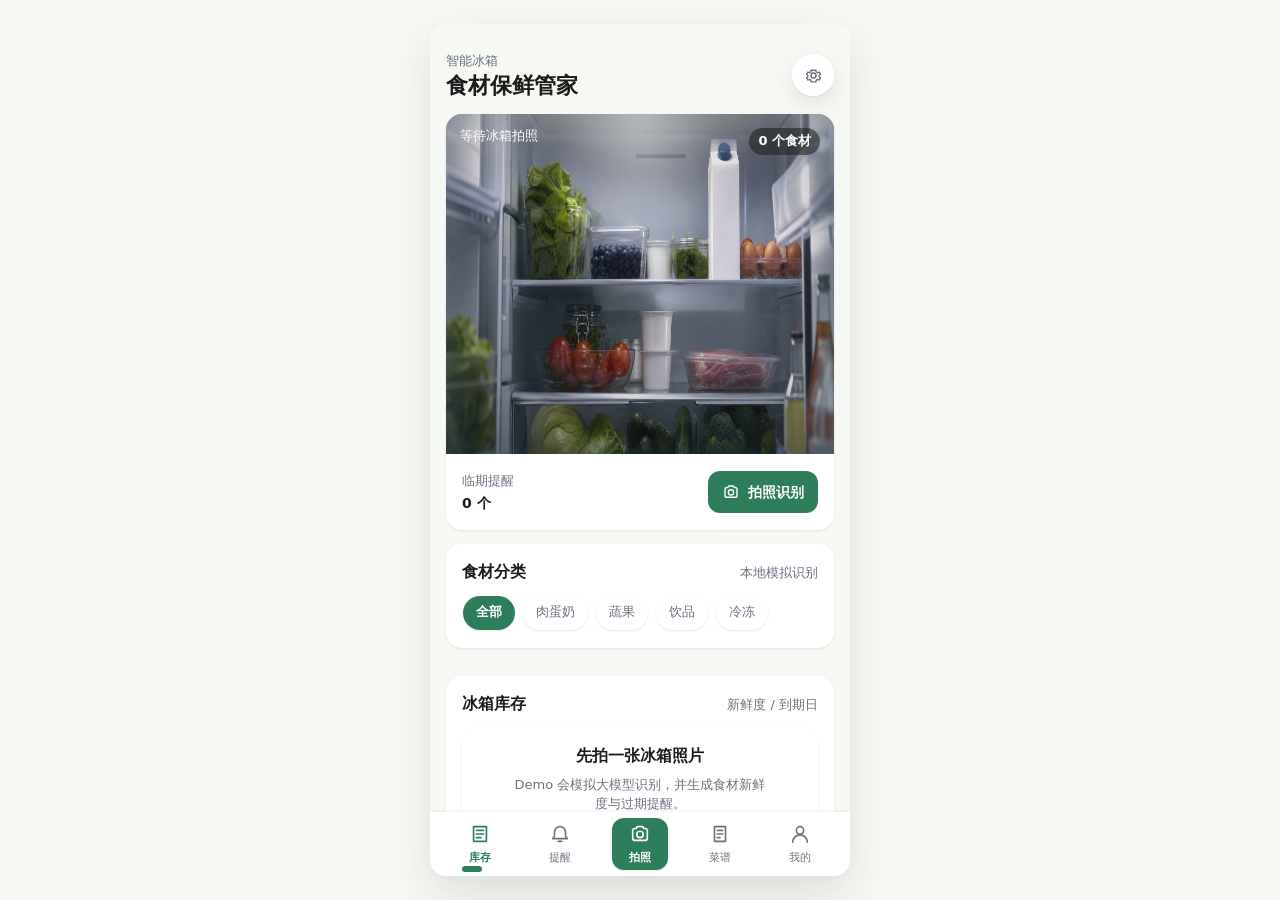
<file: index.html>
<!DOCTYPE html>
<html lang="zh-CN">
<head>
  <meta charset="UTF-8" />
  <meta name="viewport" content="width=device-width, initial-scale=1.0" />
  <meta
    name="description"
    content="食材保鲜管家 Android 风格 demo：模拟冰箱拍照识别食材、新鲜度评分和过期提醒。"
  />
  <title>食材保鲜管家 Demo</title>
  <link rel="stylesheet" href="style.css" />
</head>
<body>
  <main class="demo-stage" aria-label="食材保鲜管家 Android App Demo">
    <section class="phone-shell" aria-label="手机界面预览">
      <div class="app-screen">
        <header class="app-header">
          <div>
            <p class="eyebrow">智能冰箱</p>
            <h1>食材保鲜管家</h1>
          </div>
          <button class="round-button" type="button" aria-label="设置">
            <svg viewBox="0 0 24 24" aria-hidden="true">
              <circle cx="12" cy="12" r="3.2" />
              <path d="M19.1 13.4c.05-.46.05-.94 0-1.4l1.72-1.35-1.74-3.02-2.04.82a7.35 7.35 0 0 0-1.68-.98L15.05 5.3h-6.1l-.31 2.17c-.6.25-1.16.58-1.68.98l-2.04-.82-1.74 3.02L4.9 12c-.05.46-.05.94 0 1.4l-1.72 1.35 1.74 3.02 2.04-.82c.52.4 1.08.73 1.68.98l.31 2.17h6.1l.31-2.17c.6-.25 1.16-.58 1.68-.98l2.04.82 1.74-3.02-1.72-1.35Z" />
            </svg>
          </button>
        </header>

        <div id="pageContent" class="page-content"></div>
      </div>

      <nav class="bottom-nav" id="bottomNav" aria-label="底部导航">
        <button class="nav-item is-active" type="button" data-nav="inventory" aria-label="库存">
          <svg viewBox="0 0 24 24" aria-hidden="true">
            <path d="M5 4h14v16H5V4Z" />
            <path d="M8 8h8M8 12h8M8 16h5" />
          </svg>
          <span>库存</span>
        </button>
        <button class="nav-item" type="button" data-nav="reminders" aria-label="提醒">
          <svg viewBox="0 0 24 24" aria-hidden="true">
            <path d="M6 10a6 6 0 1 1 12 0v4l2 3H4l2-3v-4Z" />
            <path d="M10 20h4" />
          </svg>
          <span>提醒</span>
        </button>
        <button class="camera-fab" id="bottomScanButton" type="button" data-nav="scan" aria-label="拍照">
          <svg viewBox="0 0 24 24" aria-hidden="true">
            <path d="M4 8.5A2.5 2.5 0 0 1 6.5 6h1.2l1.2-2h6.2l1.2 2h1.2A2.5 2.5 0 0 1 20 8.5v8A2.5 2.5 0 0 1 17.5 19h-11A2.5 2.5 0 0 1 4 16.5v-8Z" />
            <path d="M12 16a3.5 3.5 0 1 0 0-7 3.5 3.5 0 0 0 0 7Z" />
          </svg>
          <span>拍照</span>
        </button>
        <button class="nav-item" type="button" data-nav="recipes" aria-label="菜谱">
          <svg viewBox="0 0 24 24" aria-hidden="true">
            <path d="M6 4h12v16H6V4Z" />
            <path d="M9 8h6M9 12h6M9 16h3" />
          </svg>
          <span>菜谱</span>
        </button>
        <button class="nav-item" type="button" data-nav="profile" aria-label="我的">
          <svg viewBox="0 0 24 24" aria-hidden="true">
            <path d="M12 12a4 4 0 1 0 0-8 4 4 0 0 0 0 8Z" />
            <path d="M4 21a8 8 0 0 1 16 0" />
          </svg>
          <span>我的</span>
        </button>
      </nav>

      <section class="sheet" id="scanSheet" aria-hidden="true" aria-label="模拟拍照识别面板">
        <div class="sheet-panel">
          <div class="sheet-handle" aria-hidden="true"></div>
          <div class="sheet-header">
            <h2>冰箱拍照识别</h2>
            <button class="round-button" id="closeScan" type="button" aria-label="关闭拍照识别">
              <svg viewBox="0 0 24 24" aria-hidden="true">
                <path d="M6 6l12 12M18 6 6 18" />
              </svg>
            </button>
          </div>
          <div class="scan-preview">
            <div class="fridge-stage-bg" aria-hidden="true">
              <span class="fridge-wall fridge-wall-left"></span>
              <span class="fridge-wall fridge-wall-right"></span>
              <span class="fridge-shelf fridge-shelf-one"></span>
              <span class="fridge-shelf fridge-shelf-two"></span>
            </div>
            <div class="sheet-detection-root" id="sheetDetectionLayer" aria-hidden="true"></div>
            <span class="scan-frame" aria-hidden="true"></span>
          </div>
          <p id="scanProgress" class="scan-progress">准备识别冰箱照片</p>
          <button class="wide-action" id="startScan" type="button">开始识别</button>
        </div>
      </section>

      <section class="sheet" id="detailSheet" aria-hidden="true" aria-label="食材详情面板">
        <div class="sheet-panel">
          <div class="sheet-handle" aria-hidden="true"></div>
          <div class="sheet-header">
            <h2>食材详情</h2>
            <button class="round-button" id="closeDetail" type="button" aria-label="关闭食材详情">
              <svg viewBox="0 0 24 24" aria-hidden="true">
                <path d="M6 6l12 12M18 6 6 18" />
              </svg>
            </button>
          </div>
          <div id="detailContent"></div>
        </div>
      </section>
    </section>
  </main>

  <script src="script.js"></script>
</body>
</html>
</file>
<file: style.css>
:root {
  color-scheme: light;
  --bg-page: #F6F8F4;
  --bg-card: #FFFFFF;
  --color-primary: #2E7D5B;
  --text-strong: #1A1D1A;
  --text-muted: #6B7280;
  --fresh-bg: #E7F4EC;
  --fresh-fg: #1E6B43;
  --soon-bg: #FDEFD7;
  --soon-fg: #8A5A10;
  --expire-bg: #FCE9E5;
  --expire-fg: #9A3B2C;
  --r-card: 16px;
  --r-btn: 12px;
  --r-pill: 999px;
  --shadow-card: 0 1px 3px rgba(0,0,0,0.06), 0 1px 2px rgba(0,0,0,0.04);
}

* {
  box-sizing: border-box;
}

html {
  min-height: 100%;
  background: var(--bg-page);
}

body {
  min-height: 100vh;
  margin: 0;
  background: var(--bg-page);
  color: var(--text-strong);
  font-family: "Inter", "Roboto", "Noto Sans SC", "PingFang SC", "Microsoft YaHei", system-ui, sans-serif;
  font-size: 14px;
  font-weight: 400;
  line-height: 1.45;
}

button {
  border: 0;
  font: inherit;
  color: inherit;
  cursor: pointer;
  -webkit-tap-highlight-color: transparent;
}

button:disabled {
  cursor: wait;
  opacity: 0.72;
}

svg {
  width: 20px;
  height: 20px;
  fill: none;
  stroke: currentColor;
  stroke-linecap: round;
  stroke-linejoin: round;
  stroke-width: 1.8;
}

h1,
h2,
h3,
p {
  margin: 0;
}

.demo-stage {
  min-height: 100vh;
  display: grid;
  place-items: center;
  padding: 24px;
  background: var(--bg-page);
}

.phone-shell {
  position: relative;
  width: min(100%, 420px);
  height: min(920px, calc(100vh - 48px));
  min-height: 760px;
  overflow: hidden;
  border-radius: var(--r-card);
  background: var(--bg-page);
  box-shadow: 0 18px 44px rgba(26, 29, 26, 0.12);
}

.app-screen {
  height: calc(100% - 64px);
  overflow-y: auto;
  padding: 0 16px 24px;
  background: var(--bg-page);
  scrollbar-width: none;
}

.app-screen::-webkit-scrollbar {
  display: none;
}

.page-content,
.page-view {
  display: grid;
  gap: 14px;
}

.app-header {
  display: flex;
  align-items: center;
  justify-content: space-between;
  gap: 16px;
  padding-top: calc(env(safe-area-inset-top, 0px) + 28px);
  margin-bottom: 16px;
}

.eyebrow {
  color: var(--text-muted);
  font-size: 13px;
  font-weight: 400;
}

.app-header h1 {
  margin-top: 2px;
  color: var(--text-strong);
  font-size: 22px;
  font-weight: 600;
  line-height: 1.16;
  letter-spacing: 0;
}

.round-button {
  display: inline-grid;
  width: 42px;
  height: 42px;
  place-items: center;
  border-radius: var(--r-pill);
  background: rgba(255, 255, 255, 0.94);
  color: var(--text-muted);
  box-shadow: 0 8px 22px rgba(26, 29, 26, 0.10), 0 1px 2px rgba(26, 29, 26, 0.06);
  -webkit-backdrop-filter: blur(10px);
  backdrop-filter: blur(10px);
  transition:
    background 180ms ease,
    box-shadow 180ms ease,
    color 180ms ease,
    transform 180ms ease;
}

.round-button:hover {
  color: var(--text-strong);
  box-shadow: 0 10px 24px rgba(26, 29, 26, 0.12), 0 1px 2px rgba(26, 29, 26, 0.06);
  transform: translateY(-1px);
}

.round-button:active {
  background: #F1F3F0;
  transform: scale(.96);
}

.round-button svg {
  width: 19px;
  height: 19px;
  stroke-width: 1.75;
}

.scan-card,
.section-block,
.food-card,
.reminder-item,
.empty-state,
.detail-score,
.detail-grid div,
.detail-tip,
.recipe-card,
.profile-stat {
  border-radius: var(--r-card);
  background: var(--bg-card);
  box-shadow: var(--shadow-card);
}

.scan-card {
  position: relative;
  overflow: hidden;
}

.scan-hero-media {
  position: relative;
  overflow: hidden;
  height: clamp(260px, 48vw, 340px);
  background: #E8EEEC url("assets/fridge-hero.png") center / 100% 100% no-repeat;
}

.scan-hero-media::after {
  content: "";
  position: absolute;
  z-index: 1;
  top: 0;
  left: 0;
  right: 0;
  height: 100%;
  pointer-events: none;
  background:
    radial-gradient(circle at 50% 0%, rgba(255, 255, 255, 0.34), rgba(255, 255, 255, 0) 34%),
    linear-gradient(180deg, rgba(10, 24, 34, 0.1), rgba(255, 255, 255, 0) 32%, rgba(10, 24, 34, 0.18));
}

.fridge-stage-bg {
  position: absolute;
  inset: 0;
  overflow: hidden;
  background:
    radial-gradient(ellipse at 50% 6%, rgba(255, 255, 255, 0.34), rgba(255, 255, 255, 0) 30%),
    linear-gradient(90deg, rgba(10, 24, 34, 0.16), rgba(255, 255, 255, 0.05) 16%, rgba(255, 255, 255, 0.05) 84%, rgba(10, 24, 34, 0.16)),
    url("assets/fridge-hero.png") center / 100% 100% no-repeat;
  box-shadow:
    inset 0 18px 42px rgba(255, 255, 255, 0.38),
    inset 0 -34px 50px rgba(10, 24, 34, 0.18),
    inset 18px 0 28px rgba(10, 24, 34, 0.14),
    inset -18px 0 28px rgba(10, 24, 34, 0.14);
}

.fridge-wall,
.fridge-shelf {
  position: absolute;
  display: none;
  pointer-events: none;
}

.fridge-wall {
  top: 0;
  bottom: 0;
  width: 34px;
  background: linear-gradient(90deg, rgba(26, 29, 26, 0.13), rgba(255, 255, 255, 0.22));
}

.fridge-wall-left {
  left: 0;
}

.fridge-wall-right {
  right: 0;
  transform: rotate(180deg);
}

.fridge-shelf {
  left: 8%;
  right: 8%;
  height: 7px;
  border-radius: var(--r-pill);
  background: rgba(255, 255, 255, 0.74);
  box-shadow:
    0 1px 0 rgba(26, 29, 26, 0.08),
    0 9px 16px rgba(26, 29, 26, 0.13),
    inset 0 1px 0 rgba(255, 255, 255, 0.9);
}

.fridge-shelf-one {
  top: 45%;
}

.fridge-shelf-two {
  top: 72%;
}

.detection-layer,
.sheet-detection-root {
  position: absolute;
  inset: 0;
  pointer-events: none;
}

.detection-layer,
.sheet-detection-root {
  z-index: 3;
}

.detection-layer.is-calibrating {
  pointer-events: auto;
}

.hero-detection-box {
  position: absolute;
  z-index: 3;
  left: var(--hero-left);
  top: var(--hero-top);
  width: var(--hero-width);
  height: var(--hero-height);
  box-sizing: border-box;
  overflow: visible;
  border: 1.5px solid var(--detect-color);
  border-radius: 6px;
  background: transparent;
  box-shadow: none;
}

.hero-detection-box.is-highlighted {
  box-shadow:
    0 0 0 1px var(--detect-color),
    0 5px 14px rgba(26, 29, 26, 0.18);
}

.detection-fresh {
  --detect-color: var(--fresh-fg);
  --detect-bg: var(--fresh-bg);
}

.detection-soon {
  --detect-color: var(--soon-fg);
  --detect-bg: var(--soon-bg);
}

.detection-expire {
  --detect-color: var(--expire-fg);
  --detect-bg: var(--expire-bg);
}

.bbox-label {
  position: absolute;
  z-index: 3;
  top: -15px;
  left: -2px;
  max-width: calc(100% + 72px);
  padding: 3px 7px;
  border-radius: var(--r-pill);
  background: var(--detect-color);
  color: var(--bg-card);
  font-size: 10px;
  font-weight: 600;
  line-height: 1.2;
  white-space: normal;
}

.hero-resize-handle {
  position: absolute;
  right: -4px;
  bottom: -4px;
  width: 12px;
  height: 12px;
  border-radius: var(--r-pill);
  background: var(--detect-color);
  box-shadow: var(--shadow-card);
}

.scan-overlay {
  position: absolute;
  z-index: 3;
  top: 14px;
  left: 14px;
  right: 14px;
  display: flex;
  align-items: flex-start;
  justify-content: space-between;
  gap: 12px;
  color: var(--bg-card);
}

.scan-overlay span {
  flex: 1 1 auto;
  min-width: 0;
  max-width: calc(100% - 104px);
  font-size: 13px;
  font-weight: 400;
  line-height: 1.25;
}

.scan-overlay strong {
  flex: 0 0 auto;
  padding: 4px 9px;
  border-radius: var(--r-pill);
  background: rgba(26, 29, 26, 0.54);
  color: var(--bg-card);
  font-size: 13px;
  font-weight: 600;
}

.summary-strip {
  display: flex;
  align-items: center;
  justify-content: space-between;
  gap: 12px;
  padding: 16px;
}

.summary-strip span,
.section-title-row span,
.page-header p,
.muted-line,
.food-main p,
.reminder-item small,
.alert-food-main small,
.recipe-card p,
.recipe-card li,
.detail-heading p,
.detail-grid dt,
.detail-tip,
.profile-stat span {
  color: var(--text-muted);
  font-size: 13px;
  font-weight: 400;
}

.summary-strip strong {
  display: block;
  margin-top: 2px;
  color: var(--text-strong);
  font-size: 14px;
  font-weight: 600;
  white-space: nowrap;
}

.primary-action,
.wide-action {
  display: inline-flex;
  align-items: center;
  justify-content: center;
  gap: 8px;
  min-height: 42px;
  padding: 0 14px;
  border-radius: var(--r-btn);
  background: var(--color-primary);
  color: var(--bg-card);
  font-size: 14px;
  font-weight: 600;
}

.primary-action svg,
.wide-action svg {
  width: 18px;
  height: 18px;
}

.section-block {
  padding: 16px;
  margin-bottom: 14px;
}

.section-title-row {
  display: flex;
  align-items: baseline;
  justify-content: space-between;
  gap: 12px;
  margin-bottom: 12px;
}

.section-title-row h2,
.sheet-header h2,
.page-header h2 {
  color: var(--text-strong);
  font-size: 16px;
  font-weight: 600;
}

.page-header {
  display: grid;
  gap: 4px;
  padding: 2px 2px 0;
}

.category-tabs {
  display: flex;
  gap: 8px;
  overflow-x: auto;
  padding: 1px 1px 2px;
  scrollbar-width: none;
}

.category-tabs::-webkit-scrollbar {
  display: none;
}

.category-tabs button {
  flex: 0 0 auto;
  min-height: 34px;
  padding: 0 13px;
  border-radius: var(--r-pill);
  background: var(--bg-card);
  color: var(--text-muted);
  font-size: 13px;
  font-weight: 400;
  box-shadow: var(--shadow-card);
}

.category-tabs button.is-active {
  background: var(--color-primary);
  color: var(--bg-card);
  font-weight: 600;
}

.empty-state {
  display: grid;
  gap: 6px;
  min-height: 104px;
  place-items: center;
  padding: 16px;
  text-align: center;
}

.empty-state[hidden] {
  display: none;
}

.empty-state strong {
  color: var(--text-strong);
  font-size: 16px;
  font-weight: 600;
}

.empty-state span {
  max-width: 260px;
  color: var(--text-muted);
  font-size: 13px;
  font-weight: 400;
}

.inventory-list {
  display: grid;
  gap: 12px;
}

.food-card {
  display: grid;
  grid-template-columns: 52px minmax(0, 1fr);
  gap: 12px;
  min-height: 96px;
  padding: 16px;
  transition: transform 160ms ease, box-shadow 160ms ease;
}

.food-card:hover,
.food-card:focus {
  outline: none;
  transform: translateY(-1px);
  box-shadow: 0 3px 8px rgba(0, 0, 0, 0.08);
}

.food-icon {
  display: grid;
  width: 42px;
  height: 42px;
  place-items: center;
  border-radius: var(--r-btn);
  background: var(--fresh-bg);
  color: var(--color-primary);
  font-size: 14px;
  font-weight: 600;
}

.accent-red,
.accent-amber,
.accent-blue,
.accent-green,
.accent-purple,
.accent-orange {
  background: var(--fresh-bg);
  color: var(--color-primary);
}

.food-photo {
  position: relative;
  display: grid;
  width: 52px;
  height: 52px;
  place-items: center;
  overflow: hidden;
  border-radius: var(--r-btn);
  background: var(--fresh-bg);
  color: var(--color-primary);
}

.food-thumb {
  display: block;
  width: 100%;
  height: 100%;
  object-fit: cover;
}

.food-thumb[hidden] {
  display: none;
}

.food-thumb-fallback {
  display: grid;
  width: 100%;
  height: 100%;
  place-items: center;
  color: var(--color-primary);
  font-size: 14px;
  font-weight: 600;
}

.food-thumb-fallback[hidden] {
  display: none;
}

.food-title-row,
.freshness-line {
  display: flex;
  align-items: center;
  justify-content: space-between;
  gap: 10px;
}

.food-title-row h3 {
  min-width: 0;
  overflow-wrap: anywhere;
  color: var(--text-strong);
  font-size: 14px;
  font-weight: 400;
}

.state-pill {
  flex: 0 0 auto;
  padding: 2px 8px;
  border-radius: var(--r-pill);
  font-size: 11px;
  font-weight: 600;
  line-height: 1.5;
}

.pill-fresh {
  background: var(--fresh-bg);
  color: var(--fresh-fg);
}

.pill-soon {
  background: var(--soon-bg);
  color: var(--soon-fg);
}

.pill-expire {
  background: var(--expire-bg);
  color: var(--expire-fg);
}

.freshness-line {
  margin-top: 8px;
  color: var(--text-muted);
  font-size: 13px;
  font-weight: 400;
}

.freshness-line b {
  color: var(--text-strong);
  font-weight: 600;
}

.freshness-track {
  height: 6px;
  margin-top: 8px;
  overflow: hidden;
  border-radius: var(--r-pill);
  background: var(--fresh-bg);
}

.freshness-track i {
  display: block;
  height: 100%;
  border-radius: inherit;
  background: var(--color-primary);
}

.freshness-soon .freshness-track {
  background: var(--soon-bg);
}

.freshness-soon .freshness-track i {
  background: var(--soon-fg);
}

.freshness-expire .freshness-track {
  background: var(--expire-bg);
}

.freshness-expire .freshness-track i {
  background: var(--expire-fg);
}

.reminder-list {
  display: grid;
  gap: 12px;
}

.reminder-item {
  display: flex;
  width: 100%;
  align-items: center;
  justify-content: space-between;
  gap: 12px;
  min-height: 48px;
  padding: 12px 16px;
  text-align: left;
}

.reminder-item span {
  color: var(--text-strong);
  font-size: 14px;
  font-weight: 400;
}

.reminder-item small {
  text-align: right;
}

.alert-food-list {
  display: grid;
  gap: 10px;
}

.alert-food-row {
  display: grid;
  width: 100%;
  grid-template-columns: 52px minmax(0, 1fr) auto;
  align-items: center;
  gap: 12px;
  min-height: 72px;
  padding: 10px 0;
  background: transparent;
  text-align: left;
}

.alert-food-main {
  display: grid;
  min-width: 0;
  gap: 3px;
}

.alert-food-main strong {
  overflow-wrap: anywhere;
  color: var(--text-strong);
  font-size: 14px;
  font-weight: 400;
}

.recipe-grid,
.profile-grid {
  display: grid;
  gap: 12px;
}

.recipe-card,
.profile-stat {
  padding: 16px;
}

.recipe-card {
  display: grid;
  gap: 8px;
}

.recipe-card h3 {
  color: var(--text-strong);
  font-size: 16px;
  font-weight: 600;
}

.recipe-card strong,
.profile-stat strong {
  color: var(--text-strong);
  font-size: 14px;
  font-weight: 600;
}

.recipe-card ol {
  margin: 0;
  padding-left: 18px;
}

.profile-grid {
  grid-template-columns: 1fr 1fr;
}

.profile-stat {
  display: grid;
  gap: 5px;
  min-height: 78px;
  align-content: center;
}

.bottom-nav {
  position: absolute;
  left: 0;
  right: 0;
  bottom: 0;
  height: 64px;
  display: flex;
  align-items: center;
  justify-content: space-around;
  padding: 6px 10px;
  background: rgba(255, 255, 255, 0.96);
  box-shadow: 0 -1px 3px rgba(0, 0, 0, 0.06);
  backdrop-filter: blur(16px);
}

.nav-item,
.camera-fab {
  display: grid;
  width: 56px;
  min-height: 52px;
  grid-template-rows: 22px 16px;
  align-content: center;
  gap: 4px;
  place-items: center;
  border-radius: var(--r-btn);
  background: transparent;
  color: var(--text-muted);
  font-size: 11px;
  font-weight: 400;
  line-height: 1;
}

.nav-item svg,
.camera-fab svg {
  width: 22px;
  height: 22px;
}

.nav-item.is-active {
  color: var(--color-primary);
  font-weight: 600;
}

.camera-fab {
  background: var(--color-primary);
  color: var(--bg-card);
  box-shadow: var(--shadow-card);
  font-weight: 600;
}

.camera-fab.is-active {
  background: var(--color-primary);
  color: var(--bg-card);
}

.sheet {
  position: absolute;
  inset: 0;
  z-index: 20;
  display: flex;
  align-items: flex-end;
  pointer-events: none;
  background: rgba(26, 29, 26, 0);
  transition: background 180ms ease;
}

.sheet.is-open {
  pointer-events: auto;
  background: rgba(26, 29, 26, 0.36);
}

.sheet-panel {
  width: 100%;
  max-height: 86%;
  overflow-y: auto;
  padding: 10px 16px 18px;
  border-radius: var(--r-card) var(--r-card) 0 0;
  background: var(--bg-page);
  transform: translateY(105%);
  transition: transform 220ms ease;
}

.sheet.is-open .sheet-panel {
  transform: translateY(0);
}

.sheet-handle {
  width: 44px;
  height: 5px;
  margin: 0 auto 14px;
  border-radius: var(--r-pill);
  background: var(--fresh-bg);
}

.sheet-header {
  display: flex;
  align-items: center;
  justify-content: space-between;
  gap: 12px;
  margin-bottom: 12px;
}

.scan-preview {
  position: relative;
  overflow: hidden;
  border-radius: var(--r-card);
  height: 220px;
  box-shadow: var(--shadow-card);
  background: #EEF3F1;
}

.scan-preview .fridge-stage-bg {
  position: absolute;
  inset: 0;
  height: 220px;
}

.scan-frame {
  position: absolute;
  z-index: 3;
  inset: 32px;
  border-radius: var(--r-card);
  pointer-events: none;
  box-shadow:
    0 0 0 999px rgba(26, 29, 26, 0.22),
    inset 0 0 0 2px rgba(255, 255, 255, 0.86);
}

.scan-progress {
  margin: 12px 0;
  color: var(--text-muted);
  font-size: 13px;
  font-weight: 400;
}

.wide-action {
  width: 100%;
}

.scan-action-card {
  display: grid;
  gap: 12px;
}

.detail-heading {
  display: grid;
  grid-template-columns: 52px minmax(0, 1fr) auto;
  align-items: center;
  gap: 12px;
  margin-bottom: 14px;
}

.detail-heading h2 {
  color: var(--text-strong);
  font-size: 16px;
  font-weight: 600;
}

.detail-score {
  padding: 16px;
}

.detail-score span {
  display: block;
  margin-bottom: 8px;
  color: var(--text-strong);
  font-size: 24px;
  font-weight: 600;
}

.detail-grid {
  display: grid;
  grid-template-columns: 1fr 1fr;
  gap: 12px;
  margin: 14px 0;
}

.detail-grid div,
.detail-tip {
  margin: 0;
  padding: 16px;
}

.detail-grid dd {
  margin: 4px 0 0;
  color: var(--text-strong);
  font-size: 14px;
  font-weight: 400;
}

.detail-tip {
  margin-top: 12px;
}

.detail-tip b {
  color: var(--text-strong);
  font-weight: 600;
}

@media (max-width: 520px) {
  .demo-stage {
    display: block;
    padding: 0;
  }

  .phone-shell {
    width: 100%;
    height: 100vh;
    min-height: 100vh;
    border-radius: 0;
    box-shadow: none;
  }

  .app-screen {
    height: calc(100% - 64px);
  }
}

@media (max-width: 380px) {
  .app-screen {
    padding: 0 12px 22px;
  }

  .app-header h1 {
    font-size: 20px;
  }

  .summary-strip {
    align-items: stretch;
    flex-direction: column;
  }

  .primary-action {
    width: 100%;
  }
}

.scan-beam {
  position: absolute;
  z-index: 4;
  top: -18%;
  left: 0;
  right: 0;
  height: 46px;
  pointer-events: none;
  background:
    linear-gradient(180deg, rgba(255, 255, 255, 0), rgba(231, 244, 236, 0.5), rgba(255, 255, 255, 0)),
    linear-gradient(90deg, rgba(46, 125, 91, 0), rgba(46, 125, 91, 0.34), rgba(46, 125, 91, 0));
  animation: scanSweep 1100ms ease-in-out forwards;
}

.hero-detection-box {
  transform-origin: center;
  animation: boxPop 260ms ease-out both;
  animation-delay: var(--box-delay);
}

.hero-detection-box.detection-expire {
  animation:
    boxPop 260ms ease-out both,
    expirePulse 2s ease-in-out infinite;
  animation-delay: var(--box-delay), calc(var(--box-delay) + 260ms);
}

.bbox-label::after {
  content: "";
  position: absolute;
  left: 10px;
  bottom: -4px;
  width: 0;
  height: 0;
  border-left: 4px solid transparent;
  border-right: 4px solid transparent;
  border-top: 4px solid var(--detect-color);
}

.hero-detection-box[data-food-id="orangeJuice"] .bbox-label {
  left: auto;
  right: -2px;
}

.hero-detection-box[data-food-id="orangeJuice"] .bbox-label::after {
  left: auto;
  right: 10px;
}

.live-dot {
  display: inline-block;
  width: 8px;
  height: 8px;
  margin-right: 6px;
  border-radius: var(--r-pill);
  background: var(--color-primary);
  animation: livePulse 1.6s ease-in-out infinite;
}

.scan-status {
  display: inline-flex;
  align-items: center;
  flex-wrap: nowrap;
  gap: 0;
  white-space: nowrap;
  max-width: 100%;
  line-height: 1.25;
}

.scan-status b {
  margin: 0 2px;
  font-variant-numeric: tabular-nums;
}

.freshness-track,
.freshness-track i {
  border-radius: var(--r-pill);
}

.freshness-track i {
  width: 0;
  transition: width 700ms cubic-bezier(.22,.61,.36,1);
  box-shadow: inset 0 1px 0 rgba(255,255,255,.35);
}

.freshness-track i.is-filled {
  width: var(--freshness-width);
}

.card-enter {
  opacity: 0;
  animation: cardRise 360ms ease-out forwards;
  animation-delay: var(--card-delay);
}

.food-photo {
  box-shadow: inset 0 0 0 1px rgba(0,0,0,.05);
}

.bottom-nav {
  --nav-segment: 20%;
}

.nav-indicator {
  position: absolute;
  left: 0;
  bottom: 4px;
  width: var(--nav-segment);
  height: 6px;
  pointer-events: none;
  transform: translateX(var(--nav-x));
  transition: transform 260ms cubic-bezier(.4,0,.2,1);
}

.nav-indicator::after {
  content: "";
  display: block;
  width: 20px;
  height: 6px;
  margin: 0 auto;
  border-radius: var(--r-pill);
  background: var(--color-primary);
}

.icon-tap {
  animation: iconTap 220ms ease-out;
}

.camera-fab:active {
  transform: scale(.92);
}

.wide-action.is-loading {
  position: relative;
  color: transparent;
}

.wide-action.is-loading > svg {
  opacity: 0;
}

.wide-action.is-loading::before {
  content: "";
  position: absolute;
  width: 18px;
  height: 18px;
  border: 2px solid rgba(255,255,255,.42);
  border-top-color: var(--bg-card);
  border-radius: var(--r-pill);
  animation: spin 700ms linear infinite;
}

.food-card-tap {
  animation: foodCardTap 180ms ease-out;
}

.detection-focus {
  animation: detectionFocus 520ms ease-out;
}

@keyframes scanSweep {
  from {
    top: -18%;
  }
  to {
    top: 100%;
  }
}

@keyframes boxPop {
  from {
    opacity: 0;
    transform: scale(.82);
  }
  to {
    opacity: 1;
    transform: scale(1);
  }
}

@keyframes cardRise {
  from {
    opacity: 0;
    transform: translateY(10px);
  }
  to {
    opacity: 1;
    transform: none;
  }
}

@keyframes iconTap {
  0% {
    transform: scale(1);
  }
  45% {
    transform: scale(.9);
  }
  72% {
    transform: scale(1.06);
  }
  100% {
    transform: scale(1);
  }
}

@keyframes expirePulse {
  0%,
  100% {
    box-shadow: 0 0 0 rgba(154, 59, 44, 0);
  }
  50% {
    box-shadow: 0 0 14px rgba(154, 59, 44, .24);
  }
}

@keyframes foodCardTap {
  0% {
    transform: scale(1);
  }
  50% {
    transform: scale(.985);
  }
  100% {
    transform: scale(1);
  }
}

@keyframes detectionFocus {
  0% {
    box-shadow: 0 0 0 0 rgba(46,125,91,.4);
  }
  100% {
    box-shadow: 0 0 0 8px rgba(46,125,91,0);
  }
}

@keyframes spin {
  to {
    transform: rotate(360deg);
  }
}

@keyframes livePulse {
  0%,
  100% {
    opacity: .4;
    transform: scale(.86);
  }
  50% {
    opacity: 1;
    transform: scale(1);
  }
}

@media (prefers-reduced-motion: reduce) {
  *, *::before, *::after {
    animation: none !important;
    transition: none !important;
  }
}
</file>
